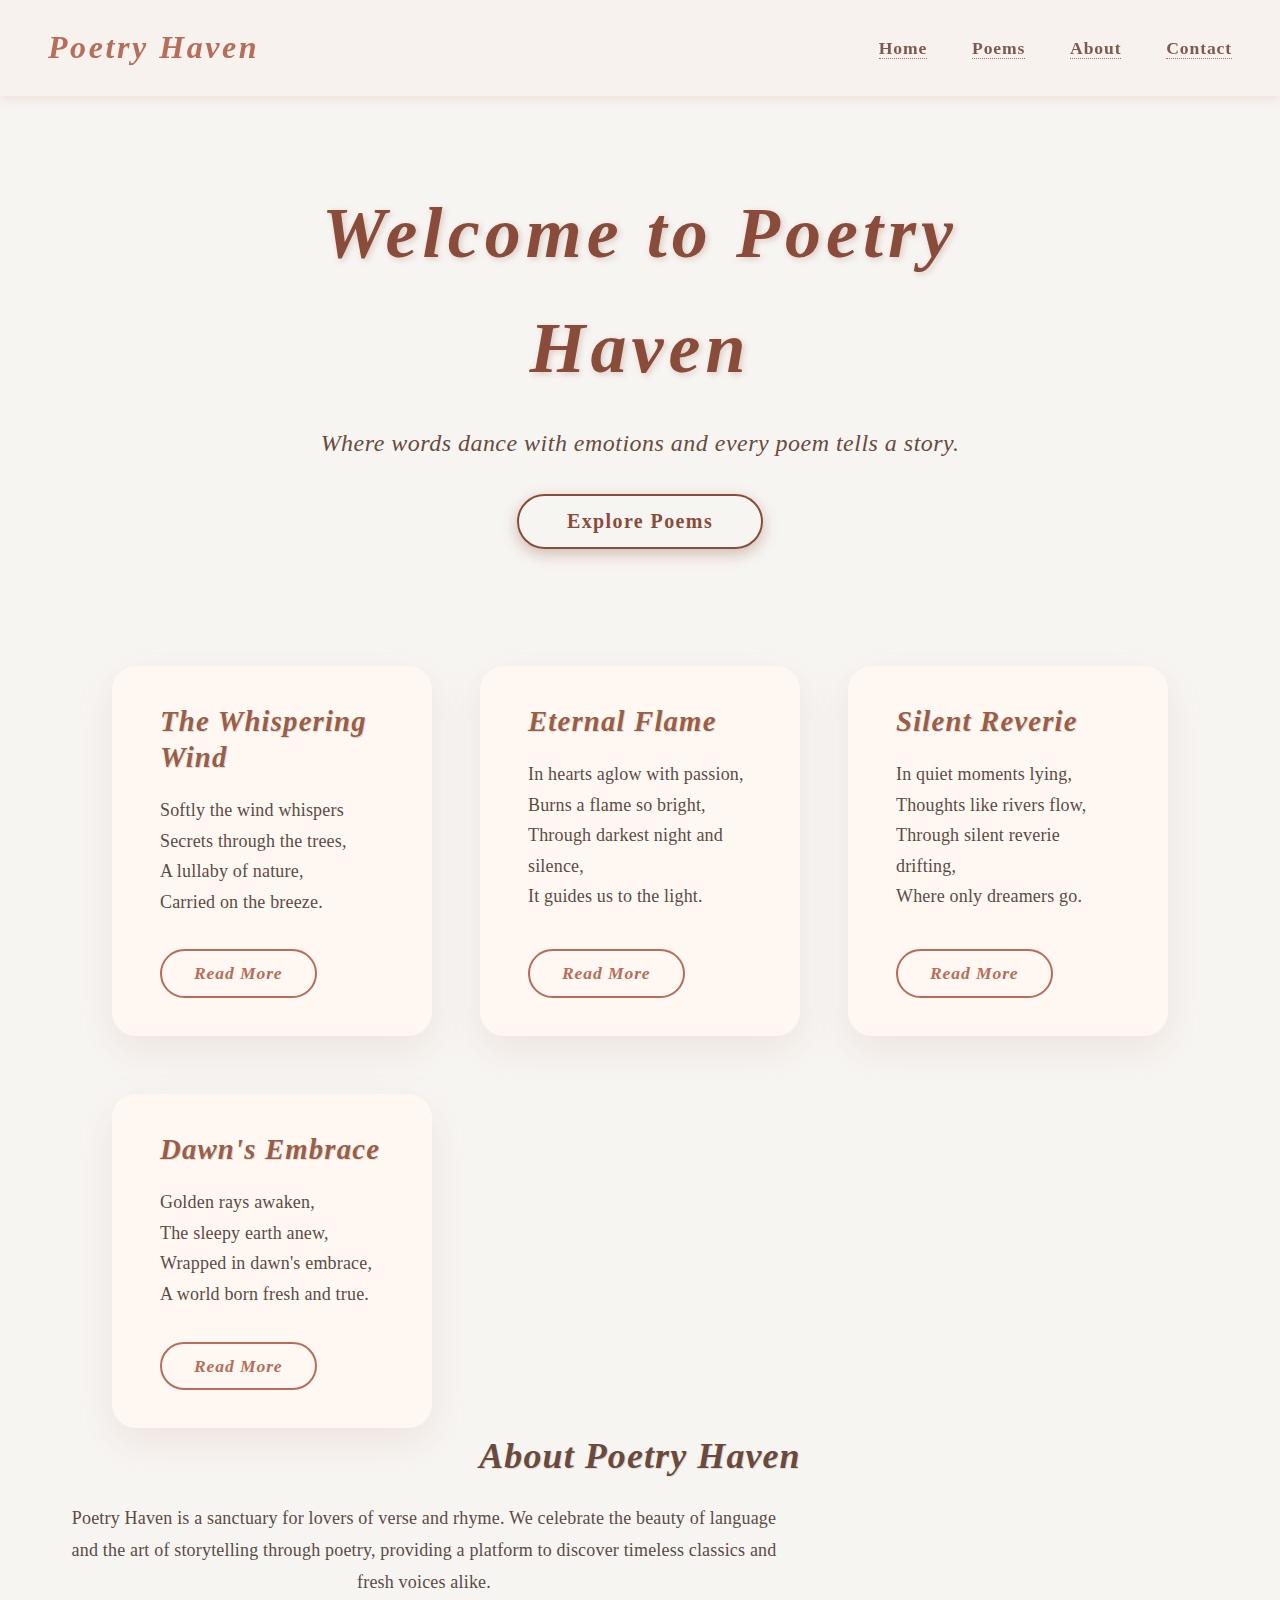
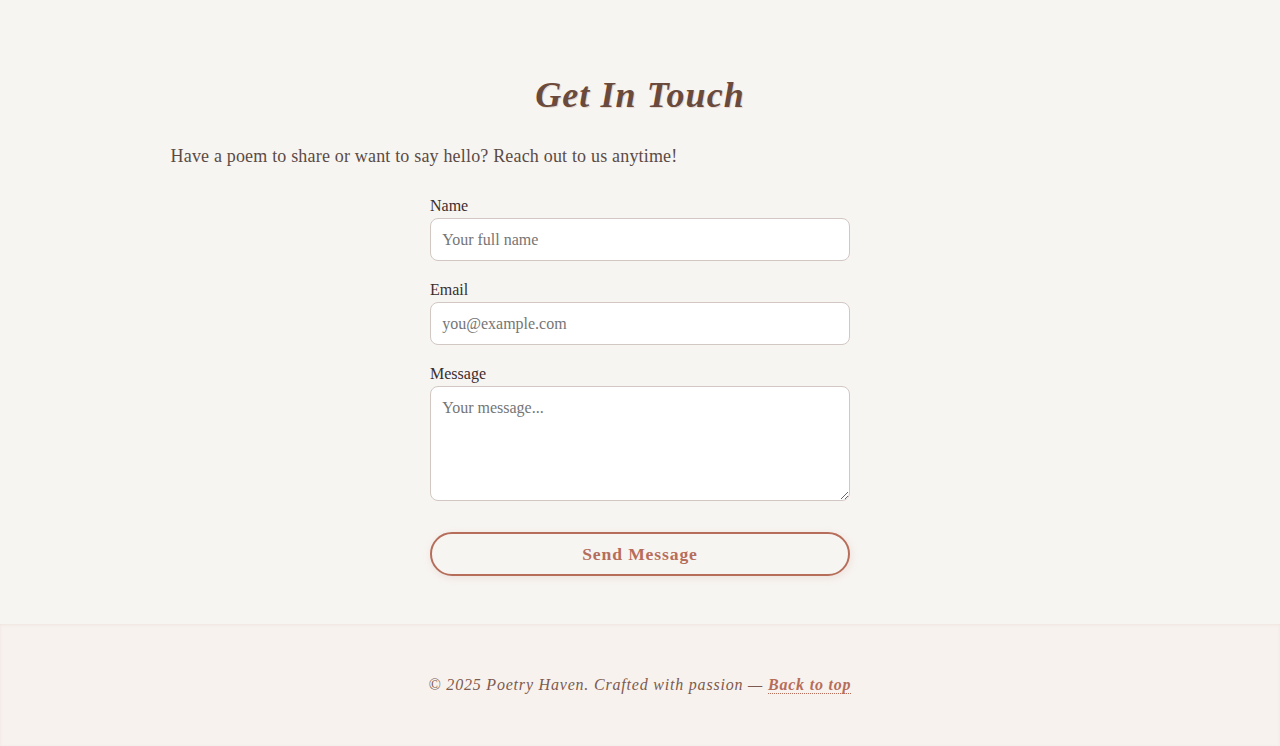
<file: Poetry.html>
<!DOCTYPE html>
<html lang="en">
<head>
<meta charset="UTF-8" />
<meta name="viewport" content="width=device-width, initial-scale=1" />
<title>Poetry Haven</title>
<style>
/* ========================================
   RESET & BASE
======================================== */
*,
*::before,
*::after {
  margin: 0;
  padding: 0;
  box-sizing: border-box;
  -webkit-font-smoothing: antialiased;
  -moz-osx-font-smoothing: grayscale;
}

html {
  font-size: 16px;
  scroll-behavior: smooth;
  background: linear-gradient(135deg, #f3e7e9 0%, #e3eeff 100%);
  color: #3b2e2e;
  font-family: 'Georgia', serif;
  min-height: 100vh;
}

body {
  min-height: 100vh;
  display: flex;
  flex-direction: column;
  background-color: #f7f5f2;
  line-height: 1.6;
  -webkit-font-feature-settings: "liga", "clig", "calt";
  font-feature-settings: "liga", "clig", "calt";
  font-variant-ligatures: common-ligatures;
  -webkit-text-size-adjust: 100%;
  text-size-adjust: 100%;
}

/* ========================================
   TYPOGRAPHY
======================================== */
h1, h2, h3, h4, h5, h6 {
  font-family: 'Georgia', serif;
  font-weight: 700;
  letter-spacing: 0.03em;
  color: #4b3832;
  text-shadow: 1px 1px 0 #e6d8d0;
}

h1 {
  font-size: 3.75rem;
  margin-bottom: 0.5rem;
  font-style: italic;
}

h2 {
  font-size: 2.25rem;
  margin-bottom: 1rem;
  font-style: italic;
  color: #6a4a3c;
}

h3 {
  font-size: 1.75rem;
  margin-bottom: 0.75rem;
  font-style: italic;
  color: #6a4a3c;
}

p {
  font-size: 1.125rem;
  max-width: 720px;
  margin-bottom: 1.25rem;
  color: #5b4b45;
  font-style: normal;
  letter-spacing: 0.01em;
  line-height: 1.8;
}

/* ========================================
   LINKS & BUTTONS
======================================== */
a {
  color: #b66d5a;
  text-decoration: none;
  border-bottom: 1.5px dotted #b66d5a;
  transition: color 0.3s ease, border-bottom-color 0.3s ease;
}

a:hover,
a:focus {
  color: #8a4c3a;
  border-bottom-color: #8a4c3a;
  outline: none;
}

button,
.btn {
  background-color: transparent;
  border: 2px solid #b66d5a;
  padding: 0.6rem 2.2rem;
  font-family: 'Georgia', serif;
  font-weight: 600;
  font-size: 1.1rem;
  color: #b66d5a;
  border-radius: 40px;
  cursor: pointer;
  box-shadow: 1px 2px 8px rgba(182,109,90,0.15);
  transition: background-color 0.35s ease, color 0.35s ease, box-shadow 0.35s ease;
  user-select: none;
  letter-spacing: 0.05em;
}

button:hover,
.btn:hover,
button:focus,
.btn:focus {
  background-color: #b66d5a;
  color: #f7f5f2;
  box-shadow: 2px 6px 18px rgba(182,109,90,0.4);
  outline: none;
}

/* ========================================
   NAVIGATION BAR
======================================== */
nav {
  background-color: #f7f2ee;
  padding: 1.4rem 3rem;
  box-shadow: 0 3px 12px rgba(182,109,90,0.15);
  position: sticky;
  top: 0;
  z-index: 1000;
  display: flex;
  justify-content: space-between;
  align-items: center;
}

nav .logo {
  font-family: 'Georgia', serif;
  font-size: 2rem;
  font-weight: 900;
  color: #b66d5a;
  user-select: none;
  letter-spacing: 0.08em;
  cursor: default;
  font-style: italic;
}

nav ul {
  list-style: none;
  display: flex;
  gap: 2.8rem;
}

nav ul li a {
  font-weight: 600;
  font-size: 1.1rem;
  color: #7d5a4f;
  transition: color 0.3s ease;
  text-transform: capitalize;
  letter-spacing: 0.05em;
}

nav ul li a:hover,
nav ul li a:focus {
  color: #b66d5a;
  outline: none;
}

/* ========================================
   HERO SECTION
======================================== */
.hero {
  padding: 5rem 3rem 8rem 3rem;
  text-align: center;
  max-width: 850px;
  margin: 0 auto;
  animation: fadeInText 2s ease forwards;
}

.hero h1 {
  font-size: 4.5rem;
  margin-bottom: 0.8rem;
  color: #8a4c3a;
  letter-spacing: 0.07em;
  font-style: italic;
  text-shadow: 2px 2px 6px rgba(138,76,58,0.25);
}

.hero p {
  font-size: 1.5rem;
  color: #6a4a3c;
  max-width: 680px;
  margin: 0 auto 2.4rem auto;
  font-style: italic;
  line-height: 2;
  letter-spacing: 0.02em;
  font-weight: 500;
}

.hero .btn {
  font-size: 1.25rem;
  padding: 0.9rem 3rem;
  letter-spacing: 0.07em;
  border-color: #8a4c3a;
  color: #8a4c3a;
  box-shadow: 0 5px 15px rgba(138, 76, 58, 0.35);
}

.hero .btn:hover {
  background-color: #8a4c3a;
  color: #f7f5f2;
  box-shadow: 0 10px 28px rgba(138, 76, 58, 0.55);
}

/* ========================================
   POEMS GRID
======================================== */
.poems {
  max-width: 1200px;
  margin: 0 auto 6rem auto;
  display: grid;
  grid-template-columns: repeat(auto-fit, minmax(320px, 1fr));
  gap: 3.6rem 3rem;
  padding: 0 3rem;
}

.poem-card {
  background: #fff8f2;
  border-radius: 24px;
  box-shadow: 0 14px 38px rgba(182,109,90,0.12);
  padding: 2.4rem 3rem;
  display: flex;
  flex-direction: column;
  justify-content: space-between;
  transition: box-shadow 0.3s ease, transform 0.3s ease;
  user-select: none;
}

.poem-card:hover {
  transform: translateY(-8px);
  box-shadow: 0 24px 48px rgba(182,109,90,0.25);
}

.poem-card h3 {
  font-style: italic;
  font-weight: 700;
  font-size: 1.8rem;
  margin-bottom: 1.2rem;
  color: #9a5e48;
  letter-spacing: 0.04em;
  line-height: 1.25;
}

.poem-card p {
  flex-grow: 1;
  font-size: 1.125rem;
  color: #5b4b45;
  font-style: normal;
  white-space: pre-line;
  line-height: 1.7;
  letter-spacing: 0.01em;
  margin-bottom: 2rem;
}

/* ========================================
   POEM FOOTER BUTTON
======================================== */
.poem-card .read-more {
  align-self: flex-start;
  font-weight: 600;
  font-size: 1.1rem;
  color: #b66d5a;
  border: 2px solid #b66d5a;
  border-radius: 40px;
  padding: 0.5rem 2rem;
  text-decoration: none;
  transition: background-color 0.35s ease, color 0.35s ease;
  user-select: none;
  letter-spacing: 0.05em;
  font-style: italic;
}

.poem-card .read-more:hover,
.poem-card .read-more:focus {
  background-color: #b66d5a;
  color: #f7f5f2;
  outline: none;
}

/* ========================================
   FOOTER
======================================== */
footer {
  background-color: #f7f2ee;
  padding: 3rem 3rem;
  text-align: center;
  color: #7d5a4f;
  font-style: italic;
  font-weight: 500;
  letter-spacing: 0.05em;
  user-select: none;
  box-shadow: inset 0 1px 3px rgba(182,109,90,0.1);
}

footer a {
  color: #b66d5a;
  font-weight: 600;
  text-decoration: none;
  border-bottom: 1.5px dotted #b66d5a;
  transition: color 0.3s ease;
}

footer a:hover,
footer a:focus {
  color: #8a4c3a;
  outline: none;
}

/* ========================================
   ANIMATIONS
======================================== */
@keyframes fadeInText {
  0% {
    opacity: 0;
    transform: translateY(40px);
  }
  100% {
    opacity: 1;
    transform: translateY(0);
  }
}

/* ========================================
   RESPONSIVE MEDIA QUERIES
======================================== */
@media (max-width: 1024px) {
  .hero h1 {
    font-size: 3.5rem;
  }

  .hero p {
    font-size: 1.3rem;
  }
}

@media (max-width: 768px) {
  nav {
    padding: 1.2rem 2rem;
  }

  nav ul {
    gap: 1.6rem;
  }

  .hero {
    padding: 3.5rem 1.5rem 6rem 1.5rem;
  }

  .hero h1 {
    font-size: 2.8rem;
  }

  .hero p {
    font-size: 1.1rem;
  }

  .poems {
    grid-template-columns: 1fr;
    padding: 0 1.5rem;
    gap: 3rem 0;
  }

  .poem-card {
    padding: 1.8rem 2rem;
  }
}

@media (max-width: 480px) {
  html {
    font-size: 14px;
  }

  .btn {
    padding: 0.5rem 1.8rem;
    font-size: 1rem;
  }
}

/* ========================================
   EXTRA UTILITY CLASSES
======================================== */
.container {
  width: 90%;
  max-width: 1300px;
  margin: 0 auto;
}

.text-center {
  text-align: center;
}

.mb-3 {
  margin-bottom: 3rem !important;
}

.mb-1 {
  margin-bottom: 1rem !important;
}

.mt-3 {
  margin-top: 3rem !important;
}

.pointer {
  cursor: pointer;
}

/* ========================================
   END OF LONG CSS
======================================== */
</style>
</head>
<body>

<nav>
  <div class="logo" aria-label="Poetry Haven Logo">Poetry Haven</div>
  <ul role="menubar" aria-label="Primary Navigation">
    <li role="none"><a href="#home" role="menuitem" tabindex="0">Home</a></li>
    <li role="none"><a href="#poems" role="menuitem" tabindex="0">Poems</a></li>
    <li role="none"><a href="#about" role="menuitem" tabindex="0">About</a></li>
    <li role="none"><a href="#contact" role="menuitem" tabindex="0">Contact</a></li>
  </ul>
</nav>

<section class="hero" id="home" role="banner" aria-label="Introduction">
  <h1>Welcome to Poetry Haven</h1>
  <p>Where words dance with emotions and every poem tells a story.</p>
  <a href="#poems" class="btn" role="button" aria-label="Explore Poems">Explore Poems</a>
</section>

<section class="poems container" id="poems" aria-label="Collection of Poems">
  <article class="poem-card" tabindex="0" aria-labelledby="poem1-title" aria-describedby="poem1-desc">
    <h3 id="poem1-title">The Whispering Wind</h3>
    <p id="poem1-desc">Softly the wind whispers<br>Secrets through the trees,<br>A lullaby of nature,<br>Carried on the breeze.</p>
    <a href="#" class="read-more" role="button" aria-label="Read full poem The Whispering Wind">Read More</a>
  </article>
  <article class="poem-card" tabindex="0" aria-labelledby="poem2-title" aria-describedby="poem2-desc">
    <h3 id="poem2-title">Eternal Flame</h3>
    <p id="poem2-desc">In hearts aglow with passion,<br>Burns a flame so bright,<br>Through darkest night and silence,<br>It guides us to the light.</p>
    <a href="#" class="read-more" role="button" aria-label="Read full poem Eternal Flame">Read More</a>
  </article>
  <article class="poem-card" tabindex="0" aria-labelledby="poem3-title" aria-describedby="poem3-desc">
    <h3 id="poem3-title">Silent Reverie</h3>
    <p id="poem3-desc">In quiet moments lying,<br>Thoughts like rivers flow,<br>Through silent reverie drifting,<br>Where only dreamers go.</p>
    <a href="#" class="read-more" role="button" aria-label="Read full poem Silent Reverie">Read More</a>
  </article>
  <article class="poem-card" tabindex="0" aria-labelledby="poem4-title" aria-describedby="poem4-desc">
    <h3 id="poem4-title">Dawn's Embrace</h3>
    <p id="poem4-desc">Golden rays awaken,<br>The sleepy earth anew,<br>Wrapped in dawn's embrace,<br>A world born fresh and true.</p>
    <a href="#" class="read-more" role="button" aria-label="Read full poem Dawn's Embrace">Read More</a>
  </article>
</section>

<section id="about" class="container mb-3" aria-labelledby="about-title">
  <h2 id="about-title" class="text-center mb-1">About Poetry Haven</h2>
  <p class="text-center">Poetry Haven is a sanctuary for lovers of verse and rhyme. We celebrate the beauty of language and the art of storytelling through poetry, providing a platform to discover timeless classics and fresh voices alike.</p>
</section>

<section id="contact" class="container mb-3" aria-labelledby="contact-title">
  <h2 id="contact-title" class="text-center mb-1">Get In Touch</h2>
  <p class="text-center">Have a poem to share or want to say hello? Reach out to us anytime!</p>
  <form aria-label="Contact form">
    <div style="max-width: 420px; margin: 0 auto;">
      <label for="name">Name</label>
      <input type="text" id="name" name="name" placeholder="Your full name" required
        style="width: 100%; padding: 0.7rem; margin-bottom: 1rem; border-radius: 8px; border: 1.5px solid #d2c7c3; font-family: 'Georgia', serif; font-size: 1rem;" />

      <label for="email">Email</label>
      <input type="email" id="email" name="email" placeholder="you@example.com" required
        style="width: 100%; padding: 0.7rem; margin-bottom: 1rem; border-radius: 8px; border: 1.5px solid #d2c7c3; font-family: 'Georgia', serif; font-size: 1rem;" />

      <label for="message">Message</label>
      <textarea id="message" name="message" rows="5" placeholder="Your message..." required
        style="width: 100%; padding: 0.7rem; margin-bottom: 1.5rem; border-radius: 8px; border: 1.5px solid #d2c7c3; font-family: 'Georgia', serif; font-size: 1rem;"></textarea>

      <button type="submit" class="btn" style="width: 100%;">Send Message</button>
    </div>
  </form>
</section>

<footer role="contentinfo">
  &copy; 2025 Poetry Haven. Crafted with passion &mdash; <a href="#home">Back to top</a>
</footer>

</body>
</html>
</file>
